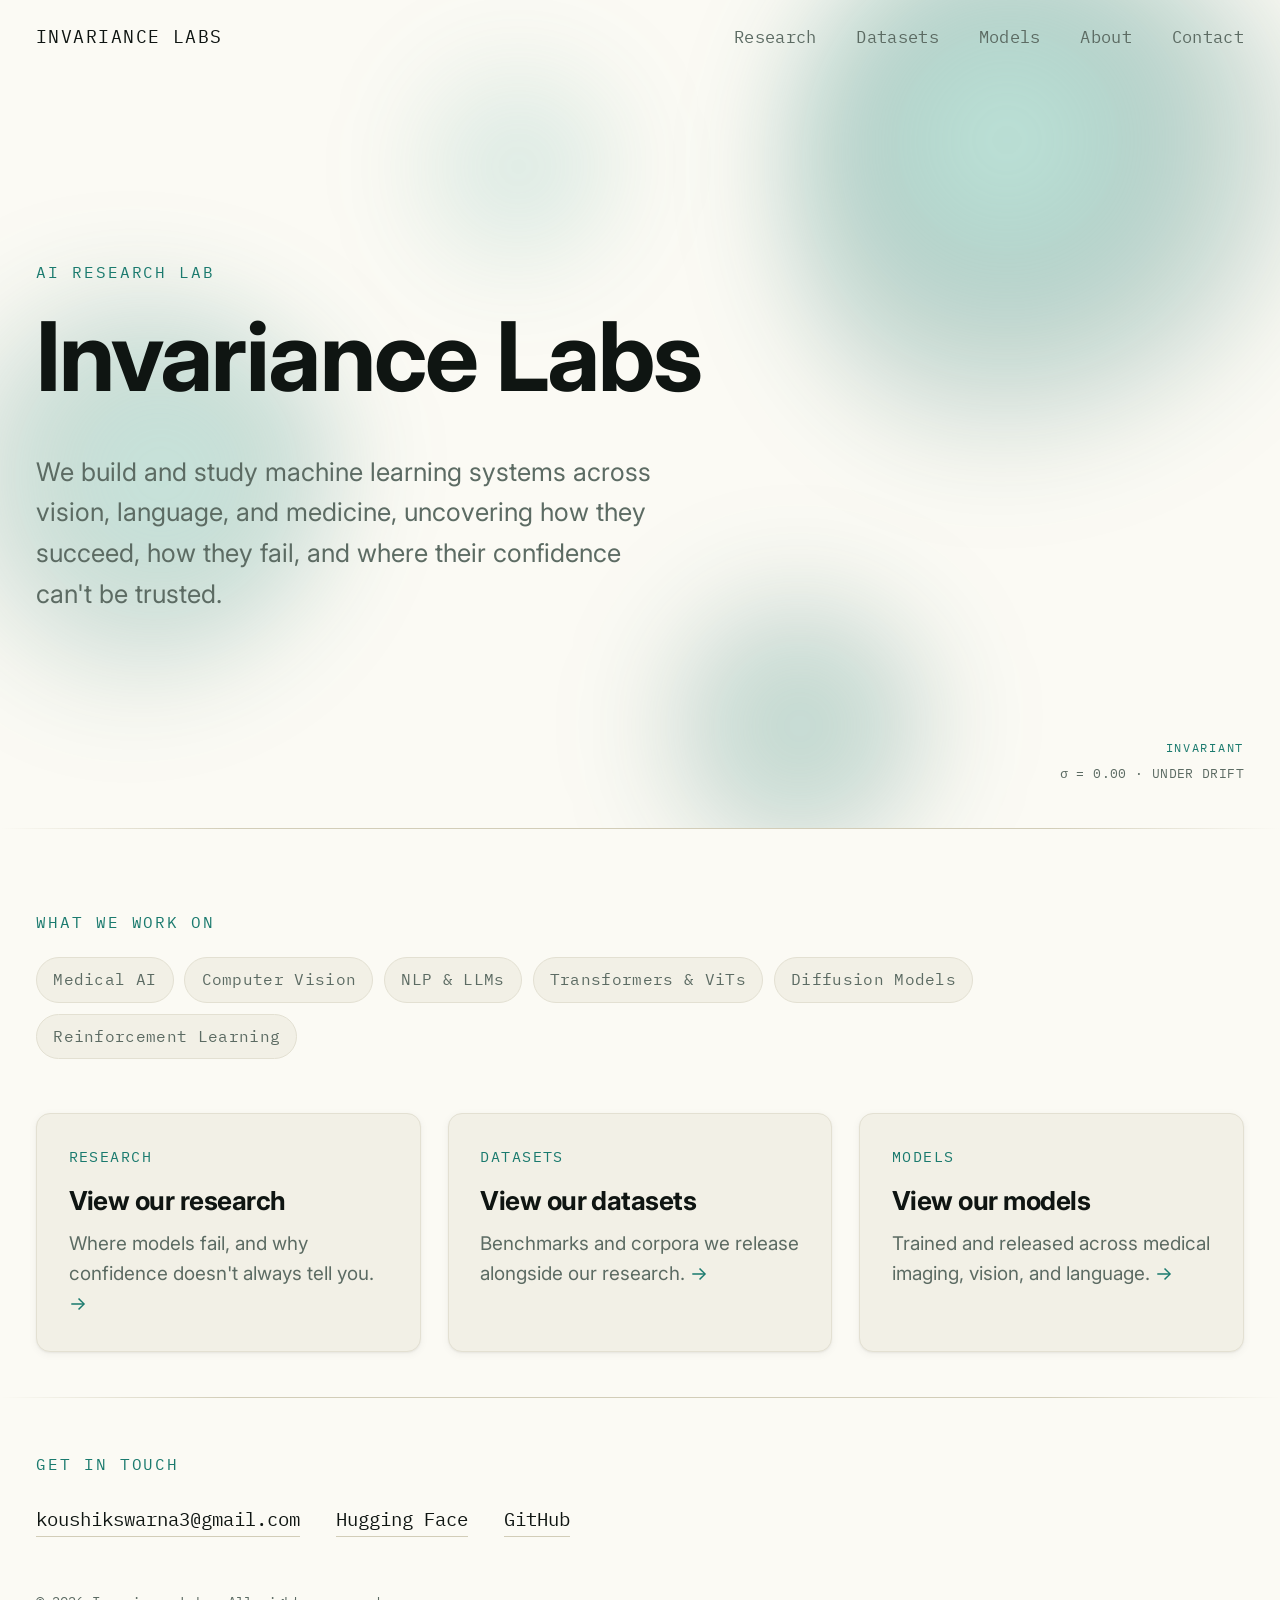
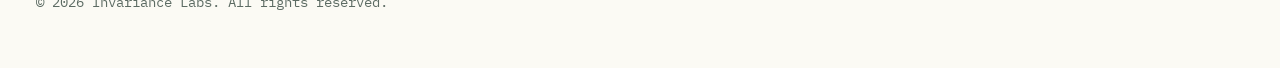
<file: index.html>
<!doctype html>
<html lang="en">
<head>
<meta charset="UTF-8">
<meta name="viewport" content="width=device-width, initial-scale=1.0">
<title>Invariance Labs</title>
<meta name="description" content="Invariance Labs is an AI research lab. We study robustness, calibration, and failure structure across vision, language, and medicine.">
<link rel="icon" href="assets/favicon.ico" sizes="any">
<link rel="icon" href="assets/favicon.png" type="image/png">
<link rel="apple-touch-icon" href="assets/favicon-180.png">
<link rel="preconnect" href="https://fonts.googleapis.com">
<link rel="preconnect" href="https://fonts.gstatic.com" crossorigin>
<link href="https://fonts.googleapis.com/css2?family=Inter:wght@400;500;600;700&family=IBM+Plex+Mono:wght@400;500&display=swap" rel="stylesheet">
<link rel="stylesheet" href="css/style.css">
</head>
<body>

<a class="skip-link" href="#main">Skip to content</a>

<header class="nav" id="nav">
  <div class="nav-inner">
    <a href="index.html" class="nav-brand">INVARIANCE&nbsp;LABS</a>
    <button class="nav-toggle" id="navToggle" aria-expanded="false" aria-controls="navLinks" aria-label="Toggle navigation">
      <span></span><span></span><span></span>
    </button>
    <nav class="nav-links" id="navLinks">
      <a href="research.html">Research</a>
      <a href="datasets.html">Datasets</a>
      <a href="model.html">Models</a>
      <a href="about.html">About</a>
      <a href="#contact">Contact</a>
    </nav>
  </div>
</header>

<main id="main">

  <section class="hero" id="top">
    <div class="hero-field" aria-hidden="true">
      <div class="blob blob-1"></div>
      <div class="blob blob-2"></div>
      <div class="blob blob-3"></div>
      <div class="blob blob-4"></div>
    </div>

    <div class="hero-inner">
      <div class="hero-text">
        <p class="eyebrow reveal">AI Research Lab</p>
        <h1 class="reveal">Invariance Labs</h1>
        <p class="hero-sub reveal">We build and study machine learning systems across vision, language, and medicine, uncovering how they succeed, how they fail, and where their confidence can't be trusted.</p>
      </div>
    </div>

    <div class="hero-readout" aria-hidden="true">
      <span class="readout-label">INVARIANT</span>
      <span class="readout-value">σ = 0.00 · UNDER DRIFT</span>
    </div>
  </section>

  <section class="teaser">
    <div class="section-inner">
      <p class="eyebrow reveal">What We Work On</p>
      <div class="tag-row reveal">
        <span class="tag">Medical AI</span>
        <span class="tag">Computer Vision</span>
        <span class="tag">NLP &amp; LLMs</span>
        <span class="tag">Transformers &amp; ViTs</span>
        <span class="tag">Diffusion Models</span>
        <span class="tag">Reinforcement Learning</span>
      </div>

      <div class="teaser-links">
        <a class="teaser-link reveal" href="research.html">
          <p class="teaser-kicker">Research</p>
          <h3>View our research</h3>
          <p>Where models fail, and why confidence doesn't always tell you. <span class="arrow">→</span></p>
        </a>
        <a class="teaser-link reveal" href="datasets.html">
          <p class="teaser-kicker">Datasets</p>
          <h3>View our datasets</h3>
          <p>Benchmarks and corpora we release alongside our research. <span class="arrow">→</span></p>
        </a>
        <a class="teaser-link reveal" href="model.html">
          <p class="teaser-kicker">Models</p>
          <h3>View our models</h3>
          <p>Trained and released across medical imaging, vision, and language. <span class="arrow">→</span></p>
        </a>
      </div>
    </div>
  </section>

</main>

<footer class="footer" id="contact">
  <div class="section-inner footer-inner">
    <p class="eyebrow reveal">Get in Touch</p>
    <div class="footer-links reveal">
      <a href="mailto:koushikswarna3@gmail.com">koushikswarna3@gmail.com</a>
      <a href="https://huggingface.co/Koushik45048545309" target="_blank" rel="noopener">Hugging Face</a>
      <a href=https://github.com/invariance-labs target="_blank" rel="noopener">GitHub</a>
    </div>
    <p class="copyright">© <span id="year"></span> Invariance Labs. All rights reserved.</p>
  </div>
</footer>

<script src="js/main.js"></script>
</body>
</html>
</file>
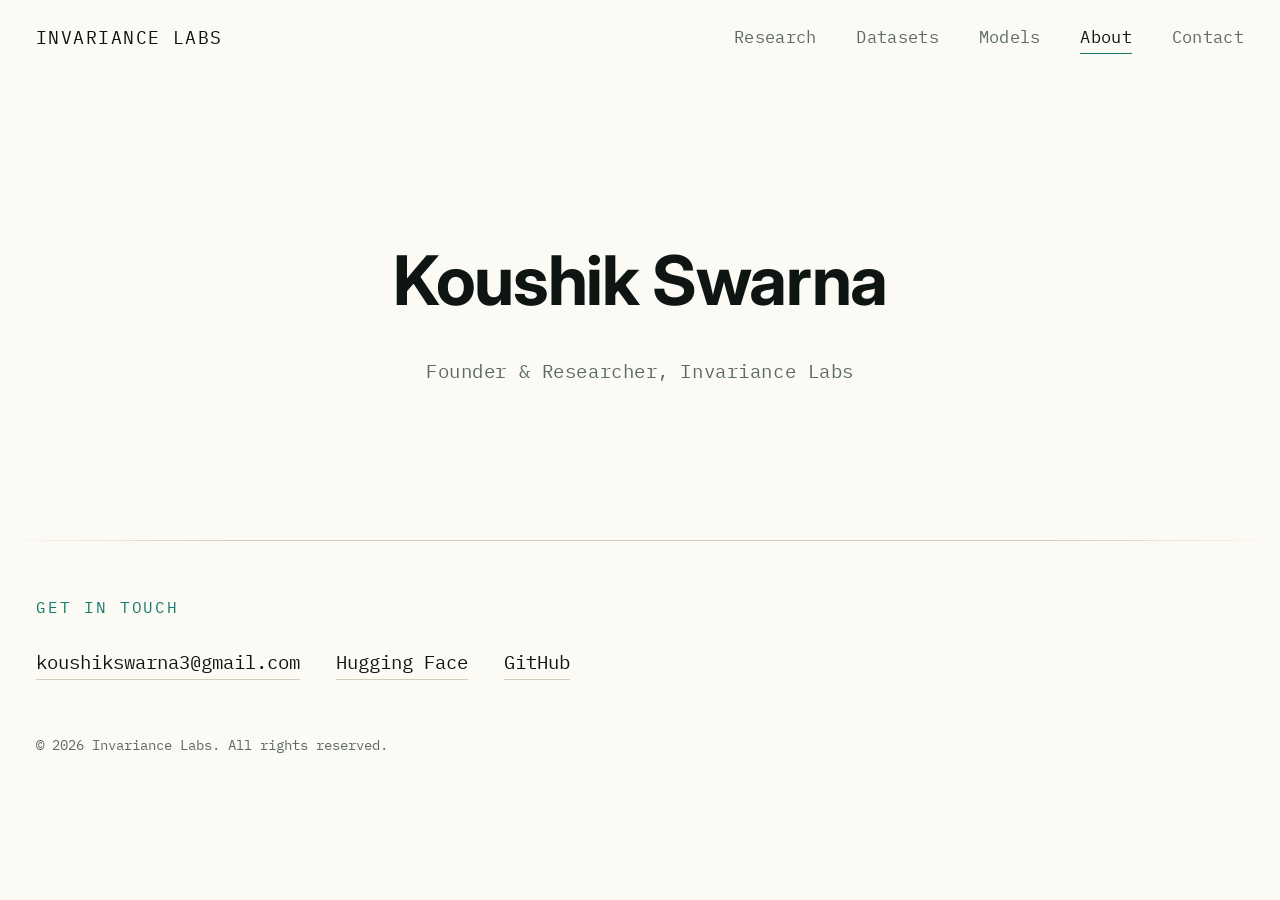
<file: about.html>
<!doctype html>
<html lang="en">
<head>
<meta charset="UTF-8">
<meta name="viewport" content="width=device-width, initial-scale=1.0">
<title>About | Invariance Labs</title>
<meta name="description" content="Invariance Labs — founder and researcher.">
<link rel="icon" href="assets/favicon.ico" sizes="any">
<link rel="icon" href="assets/favicon.png" type="image/png">
<link rel="apple-touch-icon" href="assets/favicon-180.png">
<link rel="preconnect" href="https://fonts.googleapis.com">
<link rel="preconnect" href="https://fonts.gstatic.com" crossorigin>
<link href="https://fonts.googleapis.com/css2?family=Inter:wght@400;500;600;700&family=IBM+Plex+Mono:wght@400;500&display=swap" rel="stylesheet">
<link rel="stylesheet" href="css/style.css">
</head>
<body>

<a class="skip-link" href="#main">Skip to content</a>

<header class="nav" id="nav">
  <div class="nav-inner">
    <a href="index.html" class="nav-brand">INVARIANCE&nbsp;LABS</a>
    <button class="nav-toggle" id="navToggle" aria-expanded="false" aria-controls="navLinks" aria-label="Toggle navigation">
      <span></span><span></span><span></span>
    </button>
    <nav class="nav-links" id="navLinks">
      <a href="research.html">Research</a>
      <a href="datasets.html">Datasets</a>
      <a href="model.html">Models</a>
      <a href="about.html" aria-current="page">About</a>
      <a href="#contact">Contact</a>
    </nav>
  </div>
</header>

<main id="main">
  <section class="about-page">
    <div class="about-card reveal">
      <h1 class="about-name">Koushik Swarna</h1>
      <p class="about-title">Founder &amp; Researcher, Invariance Labs</p>
    </div>
  </section>
</main>

<footer class="footer" id="contact">
  <div class="section-inner footer-inner">
    <p class="eyebrow reveal">Get in Touch</p>
    <div class="footer-links reveal">
      <a href="mailto:koushikswarna3@gmail.com">koushikswarna3@gmail.com</a>
      <a href="https://huggingface.co/Koushik45048545309" target="_blank" rel="noopener">Hugging Face</a>
      <a href="https://github.com/invariance-labs" target="_blank" rel="noopener">GitHub</a>
    </div>
    <p class="copyright">© <span id="year"></span> Invariance Labs. All rights reserved.</p>
  </div>
</footer>

<script src="js/main.js"></script>
</body>
</html>
</file>
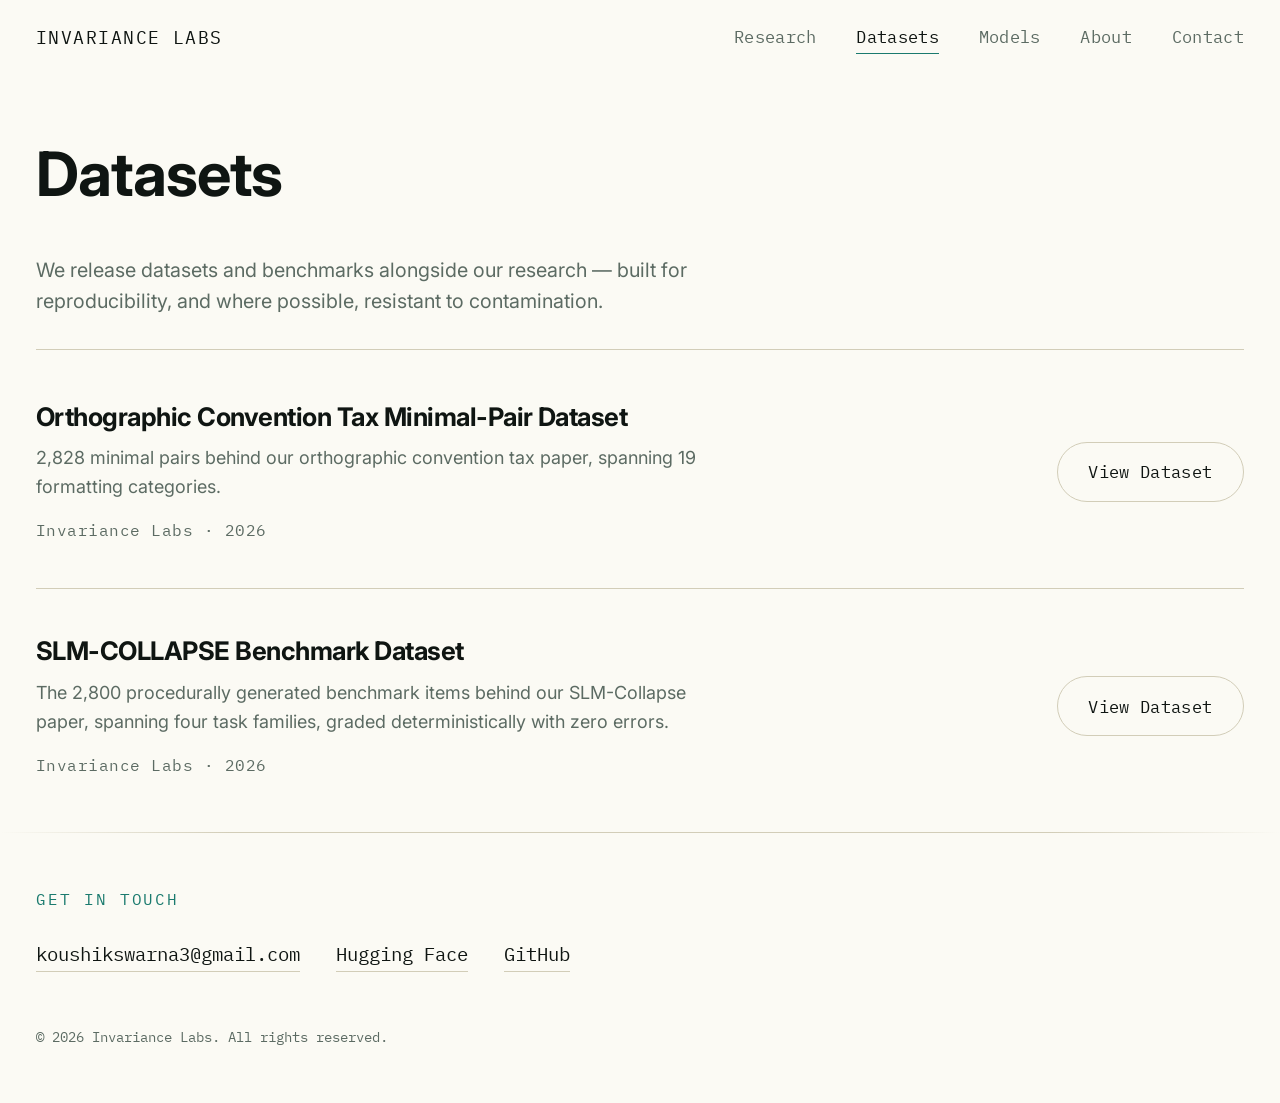
<file: datasets.html>
<!doctype html>
<html lang="en">
<head>
<meta charset="UTF-8">
<meta name="viewport" content="width=device-width, initial-scale=1.0">
<title>Datasets | Invariance Labs</title>
<meta name="description" content="Datasets and benchmarks released by Invariance Labs alongside our research.">
<link rel="icon" href="assets/favicon.ico" sizes="any">
<link rel="icon" href="assets/favicon.png" type="image/png">
<link rel="apple-touch-icon" href="assets/favicon-180.png">
<link rel="preconnect" href="https://fonts.googleapis.com">
<link rel="preconnect" href="https://fonts.gstatic.com" crossorigin>
<link href="https://fonts.googleapis.com/css2?family=Inter:wght@400;500;600;700&family=IBM+Plex+Mono:wght@400;500&display=swap" rel="stylesheet">
<link rel="stylesheet" href="css/style.css">
</head>
<body>

<a class="skip-link" href="#main">Skip to content</a>

<header class="nav" id="nav">
  <div class="nav-inner">
    <a href="index.html" class="nav-brand">INVARIANCE&nbsp;LABS</a>
    <button class="nav-toggle" id="navToggle" aria-expanded="false" aria-controls="navLinks" aria-label="Toggle navigation">
      <span></span><span></span><span></span>
    </button>
    <nav class="nav-links" id="navLinks">
      <a href="research.html">Research</a>
      <a href="datasets.html" aria-current="page">Datasets</a>
      <a href="model.html">Models</a>
      <a href="about.html">About</a>
      <a href="#contact">Contact</a>
    </nav>
  </div>
</header>

<main id="main">

  <section class="page-header">
    <div class="section-inner">
      <h1 class="reveal">Datasets</h1>
      <p class="page-lede reveal">We release datasets and benchmarks alongside our research — built for reproducibility, and where possible, resistant to contamination.</p>
      <hr class="page-header-divider reveal">
    </div>
  </section>

  <section class="section no-divider" style="padding-top: 0;">
    <div class="section-inner">
      <div class="report-list">

        <article class="report-row reveal">
          <div class="report-row-main">
            <h2 class="report-row-title">Orthographic Convention Tax Minimal-Pair Dataset</h2>
            <p class="report-row-summary">2,828 minimal pairs behind our orthographic convention tax paper, spanning 19 formatting categories.</p>
            <p class="report-row-meta">Invariance Labs · 2026</p>
          </div>
          <a class="report-row-link" href="https://github.com/invariance-labs/orthographic-convention-tax" target="_blank" rel="noopener">View Dataset</a>
        </article>

        <article class="report-row reveal">
          <div class="report-row-main">
            <h2 class="report-row-title">SLM-COLLAPSE Benchmark Dataset</h2>
            <p class="report-row-summary">The 2,800 procedurally generated benchmark items behind our SLM-Collapse paper, spanning four task families, graded deterministically with zero errors.</p>
            <p class="report-row-meta">Invariance Labs · 2026</p>
          </div>
          <a class="report-row-link" href="https://github.com/invariance-labs/slm-collapse" target="_blank" rel="noopener">View Dataset</a>
        </article>

      </div>
    </div>
  </section>

</main>

<footer class="footer" id="contact">
  <div class="section-inner footer-inner">
    <p class="eyebrow reveal">Get in Touch</p>
    <div class="footer-links reveal">
      <a href="mailto:koushikswarna3@gmail.com">koushikswarna3@gmail.com</a>
      <a href="https://huggingface.co/Koushik45048545309" target="_blank" rel="noopener">Hugging Face</a>
      <a href="https://github.com/invariance-labs" target="_blank" rel="noopener">GitHub</a>
    </div>
    <p class="copyright">© <span id="year"></span> Invariance Labs. All rights reserved.</p>
  </div>
</footer>

<script src="js/main.js"></script>
</body>
</html>
</file>
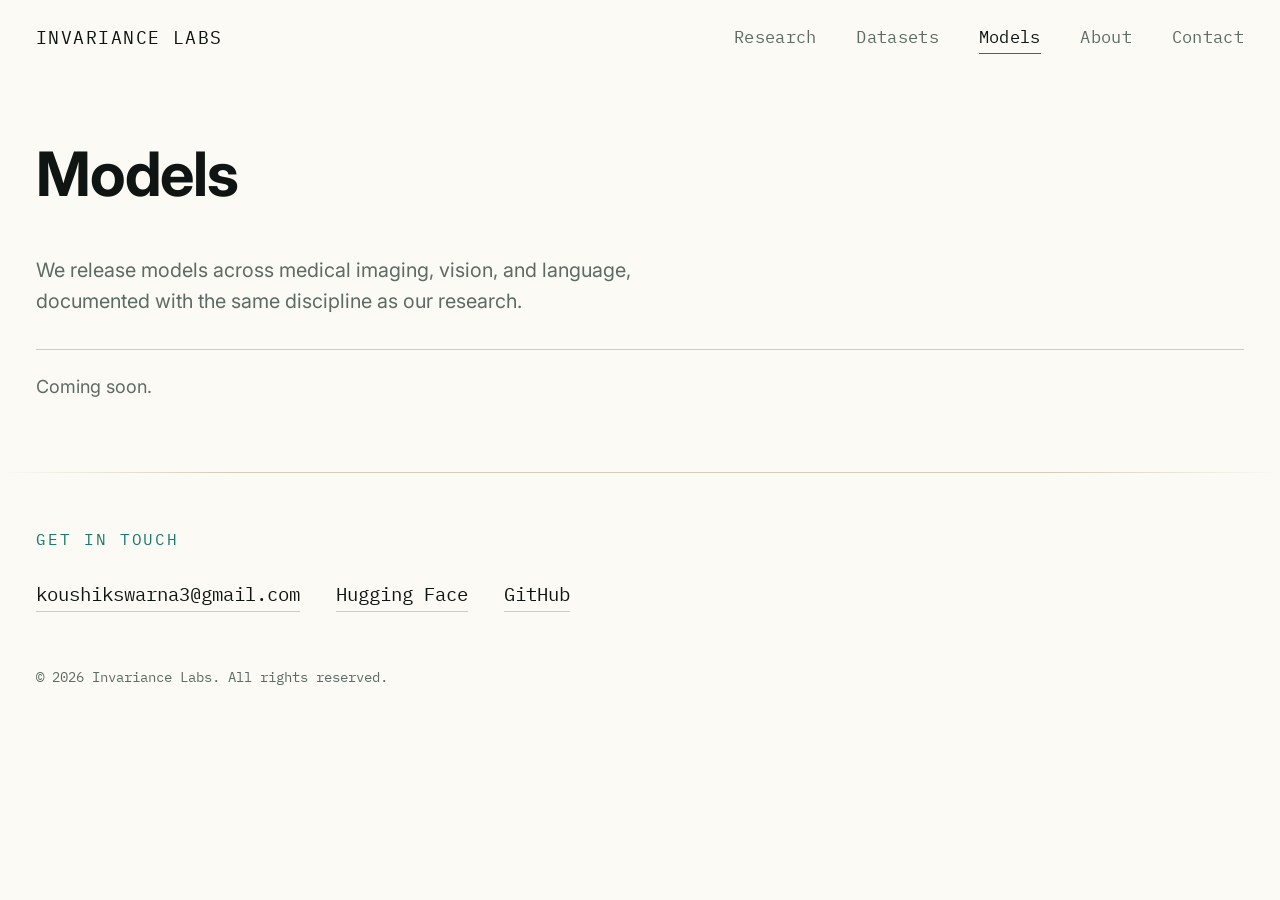
<file: model.html>
<!doctype html>
<html lang="en">
<head>
<meta charset="UTF-8">
<meta name="viewport" content="width=device-width, initial-scale=1.0">
<title>Models | Invariance Labs</title>
<meta name="description" content="Models released by Invariance Labs across medical imaging, vision, and language.">
<link rel="icon" href="assets/favicon.ico" sizes="any">
<link rel="icon" href="assets/favicon.png" type="image/png">
<link rel="apple-touch-icon" href="assets/favicon-180.png">
<link rel="preconnect" href="https://fonts.googleapis.com">
<link rel="preconnect" href="https://fonts.gstatic.com" crossorigin>
<link href="https://fonts.googleapis.com/css2?family=Inter:wght@400;500;600;700&family=IBM+Plex+Mono:wght@400;500&display=swap" rel="stylesheet">
<link rel="stylesheet" href="css/style.css">
</head>
<body>

<a class="skip-link" href="#main">Skip to content</a>

<header class="nav" id="nav">
  <div class="nav-inner">
    <a href="index.html" class="nav-brand">INVARIANCE&nbsp;LABS</a>
    <button class="nav-toggle" id="navToggle" aria-expanded="false" aria-controls="navLinks" aria-label="Toggle navigation">
      <span></span><span></span><span></span>
    </button>
    <nav class="nav-links" id="navLinks">
      <a href="research.html">Research</a>
      <a href="datasets.html">Datasets</a>
      <a href="model.html" aria-current="page">Models</a>
      <a href="about.html">About</a>
      <a href="#contact">Contact</a>
    </nav>
  </div>
</header>

<main id="main">

  <section class="page-header">
    <div class="section-inner">
      <h1 class="reveal">Models</h1>
      <p class="page-lede reveal">We release models across medical imaging, vision, and language, documented with the same discipline as our research.</p>
      <hr class="page-header-divider reveal">
    </div>
  </section>

  <section class="section no-divider" style="padding-top: 0;">
    <div class="section-inner">
      <p class="report-row-summary reveal">Coming soon.</p>
    </div>
  </section>

</main>

<footer class="footer" id="contact">
  <div class="section-inner footer-inner">
    <p class="eyebrow reveal">Get in Touch</p>
    <div class="footer-links reveal">
      <a href="mailto:koushikswarna3@gmail.com">koushikswarna3@gmail.com</a>
      <a href="https://huggingface.co/Koushik45048545309" target="_blank" rel="noopener">Hugging Face</a>
      <a href="https://github.com/invariance-labs" target="_blank" rel="noopener">GitHub</a>
    </div>
    <p class="copyright">© <span id="year"></span> Invariance Labs. All rights reserved.</p>
  </div>
</footer>

<script src="js/main.js"></script>
</body>
</html>
</file>
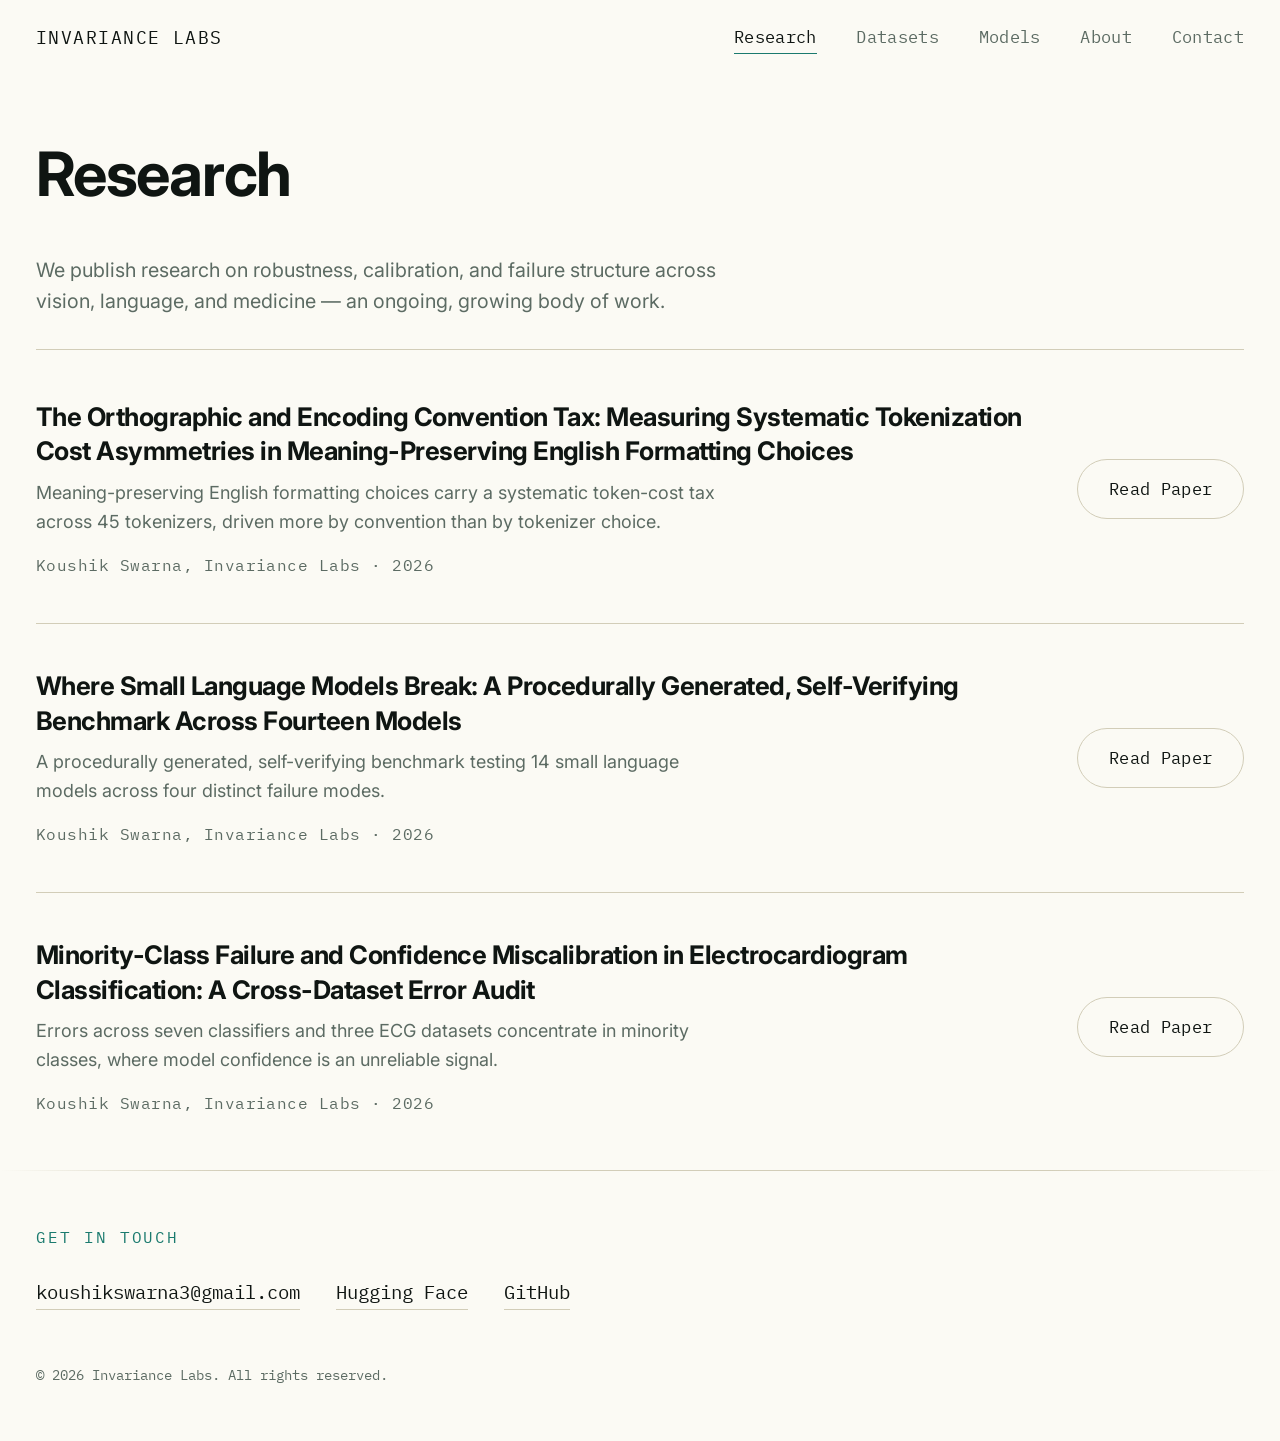
<file: research.html>
<!doctype html>
<html lang="en">
<head>
<meta charset="UTF-8">
<meta name="viewport" content="width=device-width, initial-scale=1.0">
<title>Research | Invariance Labs</title>
<meta name="description" content="Research from Invariance Labs on robustness, calibration, and failure structure across vision, language, and medicine.">
<link rel="icon" href="assets/favicon.ico" sizes="any">
<link rel="icon" href="assets/favicon.png" type="image/png">
<link rel="apple-touch-icon" href="assets/favicon-180.png">
<link rel="preconnect" href="https://fonts.googleapis.com">
<link rel="preconnect" href="https://fonts.gstatic.com" crossorigin>
<link href="https://fonts.googleapis.com/css2?family=Inter:wght@400;500;600;700&family=IBM+Plex+Mono:wght@400;500&display=swap" rel="stylesheet">
<link rel="stylesheet" href="css/style.css">
</head>
<body>

<a class="skip-link" href="#main">Skip to content</a>

<header class="nav" id="nav">
  <div class="nav-inner">
    <a href="index.html" class="nav-brand">INVARIANCE&nbsp;LABS</a>
    <button class="nav-toggle" id="navToggle" aria-expanded="false" aria-controls="navLinks" aria-label="Toggle navigation">
      <span></span><span></span><span></span>
    </button>
    <nav class="nav-links" id="navLinks">
      <a href="research.html" aria-current="page">Research</a>
      <a href="datasets.html">Datasets</a>
      <a href="model.html">Models</a>
      <a href="about.html">About</a>
      <a href="#contact">Contact</a>
    </nav>
  </div>
</header>

<main id="main">

  <section class="page-header">
    <div class="section-inner">
      <h1 class="reveal">Research</h1>
      <p class="page-lede reveal">We publish research on robustness, calibration, and failure structure across vision, language, and medicine — an ongoing, growing body of work.</p>
      <hr class="page-header-divider reveal">
    </div>
  </section>

  <section class="section no-divider" style="padding-top: 0;">
    <div class="section-inner">
      <div class="report-list">

        <article class="report-row reveal">
          <div class="report-row-main">
            <h2 class="report-row-title">The Orthographic and Encoding Convention Tax: Measuring Systematic Tokenization Cost Asymmetries in Meaning-Preserving English Formatting Choices</h2>
            <p class="report-row-summary">Meaning-preserving English formatting choices carry a systematic token-cost tax across 45 tokenizers, driven more by convention than by tokenizer choice.</p>
            <p class="report-row-meta">Koushik Swarna, Invariance Labs · 2026</p>
          </div>
          <a class="report-row-link" href="assets/paper2_compiled_final.pdf" target="_blank" rel="noopener">Read Paper</a>
        </article>

        <article class="report-row reveal">
          <div class="report-row-main">
            <h2 class="report-row-title">Where Small Language Models Break: A Procedurally Generated, Self-Verifying Benchmark Across Fourteen Models</h2>
            <p class="report-row-summary">A procedurally generated, self-verifying benchmark testing 14 small language models across four distinct failure modes.</p>
            <p class="report-row-meta">Koushik Swarna, Invariance Labs · 2026</p>
          </div>
          <a class="report-row-link" href="assets/slm-collapse.pdf" target="_blank" rel="noopener">Read Paper</a>
        </article>

        <article class="report-row reveal">
          <div class="report-row-main">
            <h2 class="report-row-title">Minority-Class Failure and Confidence Miscalibration in Electrocardiogram Classification: A Cross-Dataset Error Audit</h2>
            <p class="report-row-summary">Errors across seven classifiers and three ECG datasets concentrate in minority classes, where model confidence is an unreliable signal.</p>
            <p class="report-row-meta">Koushik Swarna, Invariance Labs · 2026</p>
          </div>
          <a class="report-row-link" href="assets/paper.pdf" target="_blank" rel="noopener">Read Paper</a>
        </article>

      </div>
    </div>
  </section>

</main>

<footer class="footer" id="contact">
  <div class="section-inner footer-inner">
    <p class="eyebrow reveal">Get in Touch</p>
    <div class="footer-links reveal">
      <a href="mailto:koushikswarna3@gmail.com">koushikswarna3@gmail.com</a>
      <a href="https://huggingface.co/Koushik45048545309" target="_blank" rel="noopener">Hugging Face</a>
      <a href="https://github.com/invariance-labs" target="_blank" rel="noopener">GitHub</a>
    </div>
    <p class="copyright">© <span id="year"></span> Invariance Labs. All rights reserved.</p>
  </div>
</footer>

<script src="js/main.js"></script>
</body>
</html>
</file>
<file: css/style.css>
/* ---------- Reset & base ---------- */
*, *::before, *::after { box-sizing: border-box; }
html { scroll-behavior: smooth; }
@media (prefers-reduced-motion: reduce) {
  html { scroll-behavior: auto; }
}

html {
  font-size: 112.5%; /* explicit 18px baseline (112.5% of the 16px UA default) — every rem size in this file scales off this, so bumping it here is the single biggest lever for "large and confident" type */
}

:root {
  --bg: #FBFAF4;
  --bg-raised: #F2F0E6;
  --text: #0F1512;
  --text-muted: #5C6B63;
  --accent: #1A7A6E;
  --accent-deep: #125A52;
  --hairline: #E3E0D2;
  --hairline-strong: #D2CDB8;
  --shadow-soft: 0 1px 2px rgba(15,21,18,0.05), 0 2px 8px rgba(15,21,18,0.05);
  --shadow-medium: 0 4px 12px rgba(15,21,18,0.07), 0 12px 32px rgba(15,21,18,0.09);
  --shadow-accent: 0 8px 24px rgba(26,122,110,0.14);
  --font-display: 'Inter', -apple-system, BlinkMacSystemFont, sans-serif;
  --font-mono: 'IBM Plex Mono', 'JetBrains Mono', monospace;
  --max-width: 1280px;
}

html, body {
  margin: 0;
  padding: 0;
  background: var(--bg);
  color: var(--text);
}

body {
  font-family: var(--font-display);
  font-weight: 400;
  line-height: 1.6;
  -webkit-font-smoothing: antialiased;
  overflow-x: hidden;
}

h1, h2, h3 {
  font-family: var(--font-display);
  font-weight: 700;
  letter-spacing: -0.02em;
  margin: 0 0 0.5em;
  color: var(--text);
}

p { margin: 0 0 1em; color: var(--text-muted); }

a {
  color: inherit;
  text-decoration: none;
}

img, canvas { max-width: 100%; display: block; }

.skip-link {
  position: absolute;
  left: -9999px;
  top: 0;
  background: var(--accent);
  color: #fff;
  padding: 0.75em 1em;
  z-index: 1000;
  font-family: var(--font-mono);
  font-size: 0.85rem;
}
.skip-link:focus {
  left: 1rem;
  top: 1rem;
}

:focus-visible {
  outline: 2px solid var(--accent);
  outline-offset: 3px;
}

/* ---------- Layout helpers ---------- */
.section-inner {
  max-width: var(--max-width);
  margin: 0 auto;
  padding: 0 2rem;
}

.section {
  position: relative;
  padding: 7rem 0;
}
.section.no-divider {
  padding-bottom: 3rem;
}
.section.no-divider::before {
  content: none;
}
.section::before {
  content: "";
  position: absolute;
  top: 0;
  left: 0;
  right: 0;
  height: 1px;
  background: linear-gradient(90deg, transparent 0%, var(--hairline-strong) 18%, var(--hairline-strong) 82%, transparent 100%);
}

.eyebrow {
  font-family: var(--font-mono);
  font-size: 0.9rem;
  letter-spacing: 0.12em;
  text-transform: uppercase;
  color: var(--accent);
  margin-bottom: 1.25rem;
}

/* ---------- Nav ---------- */
.nav {
  position: fixed;
  top: 0;
  left: 0;
  right: 0;
  z-index: 100;
  background: transparent;
  border-bottom: 1px solid transparent;
  transition: background 0.3s ease, border-color 0.3s ease, box-shadow 0.3s ease;
}
.nav.scrolled {
  background: rgba(251, 250, 244, 0.88);
  backdrop-filter: blur(10px);
  border-bottom-color: var(--hairline);
  box-shadow: var(--shadow-soft);
}
.nav-inner {
  max-width: var(--max-width);
  margin: 0 auto;
  padding: 1.25rem 2rem;
  display: flex;
  align-items: center;
  justify-content: space-between;
}
.nav-brand {
  font-family: var(--font-mono);
  font-size: 1rem;
  letter-spacing: 0.08em;
  color: var(--text);
}
.nav-links {
  display: flex;
  gap: 2.2rem;
}
.nav-links a {
  font-family: var(--font-mono);
  font-size: 0.95rem;
  color: var(--text-muted);
  letter-spacing: 0.02em;
  transition: color 0.2s ease;
}
.nav-links a:hover,
.nav-links a:focus-visible,
.nav-links a[aria-current="page"] {
  color: var(--text);
}
.nav-links a[aria-current="page"] {
  border-bottom: 1px solid var(--accent);
  padding-bottom: 3px;
}
.nav-toggle {
  display: none;
  flex-direction: column;
  gap: 5px;
  background: none;
  border: none;
  cursor: pointer;
  padding: 0.5rem;
}
.nav-toggle span {
  width: 22px;
  height: 1px;
  background: var(--text);
  display: block;
}

@media (max-width: 720px) {
  .nav-toggle { display: flex; }
  .nav-links {
    position: absolute;
    top: 100%;
    left: 0;
    right: 0;
    flex-direction: column;
    background: var(--bg);
    border-bottom: 1px solid var(--hairline);
    padding: 1rem 2rem 1.5rem;
    gap: 1.1rem;
    display: none;
  }
  .nav-links.open { display: flex; }
}

/* ---------- Hero ---------- */
.hero {
  min-height: 92vh;
  min-height: 92svh; /* svh fallback: browsers without support keep the vh value above */
  display: flex;
  align-items: center;
  padding: 8rem 2rem 4rem;
  position: relative;
  overflow: hidden;
  background: var(--bg);
}

/* Ambient blurred gradient blooms — pure CSS, no image assets.
   Drift slowly behind the headline; opacity kept low so text stays
   the clear focal point. */
.hero-field {
  position: absolute;
  inset: 0;
  z-index: 0;
  overflow: hidden;
  pointer-events: none;
}
.blob {
  position: absolute;
  border-radius: 42% 58% 65% 35% / 45% 40% 60% 55%;
  filter: blur(52px);
  will-change: transform;
}
.blob-1 {
  width: 42vw;
  height: 42vw;
  top: -9%;
  right: -3%;
  background: radial-gradient(circle at 42% 40%,
    rgba(120,214,196,0.42) 0%,
    rgba(26,122,110,0.34) 30%,
    rgba(18,90,82,0.16) 56%,
    rgba(18,90,82,0) 76%);
  animation: driftA 26s ease-in-out infinite alternate;
}
.blob-2 {
  width: 32vw;
  height: 32vw;
  top: 35%;
  left: -5%;
  background: radial-gradient(circle at 55% 45%,
    rgba(120,214,196,0.34) 0%,
    rgba(26,122,110,0.26) 32%,
    rgba(18,90,82,0.12) 58%,
    rgba(18,90,82,0) 76%);
  animation: driftB 32s ease-in-out infinite alternate;
}
.blob-3 {
  width: 25vw;
  height: 25vw;
  bottom: -7%;
  right: 25%;
  background: radial-gradient(circle at 50% 50%,
    rgba(90,190,172,0.36) 0%,
    rgba(18,90,82,0.24) 34%,
    rgba(18,90,82,0.08) 58%,
    rgba(18,90,82,0) 76%);
  animation: driftC 38s ease-in-out infinite alternate;
}
.blob-4 {
  width: 17vw;
  height: 17vw;
  top: 7%;
  left: 32%;
  background: radial-gradient(circle at 50% 50%,
    rgba(120,214,196,0.24) 0%,
    rgba(26,122,110,0.14) 42%,
    rgba(26,122,110,0) 76%);
  animation: driftD 44s ease-in-out infinite alternate;
}

@keyframes driftA {
  0%   { transform: translate(0, 0) scale(1) rotate(0deg); }
  100% { transform: translate(-8%, 10%) scale(1.18) rotate(9deg); }
}
@keyframes driftB {
  0%   { transform: translate(0, 0) scale(1) rotate(0deg); }
  100% { transform: translate(10%, -8%) scale(0.9) rotate(-7deg); }
}
@keyframes driftC {
  0%   { transform: translate(0, 0) scale(1) rotate(0deg); }
  100% { transform: translate(-7%, -10%) scale(1.12) rotate(6deg); }
}
@keyframes driftD {
  0%   { transform: translate(0, 0) scale(1) rotate(0deg); }
  100% { transform: translate(6%, 8%) scale(1.2) rotate(-8deg); }
}
@media (prefers-reduced-motion: reduce) {
  .blob { animation: none; }
}

.hero-inner {
  position: relative;
  z-index: 2;
  max-width: var(--max-width);
  margin: 0 auto;
  width: 100%;
}

.hero-text { max-width: 760px; }

.hero-text h1 {
  font-size: clamp(3.2rem, 7.5vw, 6rem);
  line-height: 1.0;
}
.hero-sub {
  font-size: clamp(1.25rem, 2vw, 1.5rem);
  max-width: 640px;
  color: var(--text-muted);
}

.hero-readout {
  position: absolute;
  z-index: 2;
  right: 2rem;
  bottom: 2.5rem;
  display: flex;
  flex-direction: column;
  align-items: flex-end;
  gap: 0.3rem;
  font-family: var(--font-mono);
  text-align: right;
}
.hero-readout .readout-label {
  font-size: 0.68rem;
  letter-spacing: 0.14em;
  color: var(--accent);
}
.hero-readout .readout-value {
  font-size: 0.7rem;
  letter-spacing: 0.03em;
  color: var(--text-muted);
}
@media (max-width: 640px) {
  .hero-readout { display: none; }
}

.scroll-cue {
  position: absolute;
  z-index: 2;
  bottom: 2.5rem;
  left: 50%;
  transform: translateX(-50%);
  display: flex;
  flex-direction: column;
  align-items: center;
  gap: 0.6rem;
}
.scroll-cue span {
  font-family: var(--font-mono);
  font-size: 0.7rem;
  letter-spacing: 0.15em;
  color: var(--text-muted);
}
.scroll-line {
  width: 1px;
  height: 32px;
  background: linear-gradient(var(--accent), transparent);
  animation: scrollPulse 2s ease-in-out infinite;
}
@keyframes scrollPulse {
  0%, 100% { opacity: 0.25; }
  50% { opacity: 1; }
}
@media (prefers-reduced-motion: reduce) {
  .scroll-line { animation: none; opacity: 0.5; }
}

/* ---------- Reveal on scroll ---------- */
.reveal {
  opacity: 0;
  transform: translateY(16px);
  transition: opacity 0.6s ease, transform 0.6s ease;
}
.reveal.in-view {
  opacity: 1;
  transform: translateY(0);
}
@media (prefers-reduced-motion: reduce) {
  .reveal { opacity: 1; transform: none; transition: none; }
}

/* ---------- Home teaser (below hero) ---------- */
.teaser {
  position: relative;
  padding: 4.5rem 0 2.5rem;
}
.teaser::before {
  content: "";
  position: absolute;
  top: 0;
  left: 0;
  right: 0;
  height: 1px;
  background: linear-gradient(90deg, transparent 0%, var(--hairline-strong) 18%, var(--hairline-strong) 82%, transparent 100%);
}
.tag-row {
  display: flex;
  flex-wrap: wrap;
  gap: 0.6rem;
  margin: 0 0 3rem;
}
.tag {
  font-family: var(--font-mono);
  font-size: 0.88rem;
  letter-spacing: 0.02em;
  color: var(--text-muted);
  background: var(--bg-raised);
  border: 1px solid var(--hairline);
  padding: 0.5rem 0.9rem;
  border-radius: 999px;
}

.teaser-links {
  display: grid;
  grid-template-columns: repeat(3, 1fr);
  gap: 1.5rem;
}
@media (max-width: 900px) {
  .teaser-links { grid-template-columns: 1fr 1fr; }
}
@media (max-width: 700px) {
  .teaser-links { grid-template-columns: 1fr; }
}
.teaser-link {
  display: block;
  padding: 1.75rem;
  background: var(--bg-raised);
  border: 1px solid var(--hairline);
  border-radius: 14px;
  box-shadow: var(--shadow-soft);
  transition: border-color 0.3s ease, box-shadow 0.3s ease, transform 0.3s ease;
}
.teaser-link:hover {
  border-color: rgba(26,122,110,0.35);
  box-shadow: var(--shadow-medium), var(--shadow-accent);
  transform: translateY(-2px);
}
.teaser-link .teaser-kicker {
  font-family: var(--font-mono);
  font-size: 0.82rem;
  letter-spacing: 0.1em;
  color: var(--accent);
  text-transform: uppercase;
  margin-bottom: 0.6rem;
}
.teaser-link h3 { margin-bottom: 0.4rem; font-size: 1.45rem; }
.teaser-link p { margin-bottom: 0; font-size: 1.05rem; }
.teaser-link .arrow { color: var(--accent); }

/* ---------- Page header (content pages) ---------- */
.page-header { padding: 7rem 0 1.25rem; }
.page-header h1 { font-size: clamp(2.4rem, 5vw, 3.4rem); }
.page-header .page-lede {
  max-width: 680px;
  font-size: clamp(1.1rem, 1.4vw, 1.2rem);
  margin-bottom: 1.75rem;
}
.page-header-divider {
  border: none;
  height: 1px;
  margin: 0;
  background: var(--hairline-strong);
}

/* ---------- About page (standalone) ---------- */
.about-page {
  min-height: 60vh;
  min-height: 60svh; /* svh fallback: browsers without support keep the vh value above */
  display: flex;
  align-items: center;
  justify-content: center;
  text-align: center;
  padding: 10rem 2rem 6rem;
}

/* ---------- Research topics row ---------- */
.topics-line {
  font-family: var(--font-mono);
  font-size: 0.95rem;
  color: var(--text-muted);
  max-width: 900px;
  letter-spacing: 0.01em;
}
.topics-line .sep {
  color: var(--hairline-strong);
  margin: 0 0.5em;
}
.topics-line strong {
  color: var(--text);
  font-weight: 500;
}

/* ---------- Report list (Research / Models / Datasets) ---------- */
.report-row {
  display: flex;
  align-items: center;
  justify-content: space-between;
  gap: 2rem;
  padding: 2.5rem 0;
  border-bottom: 1px solid var(--hairline-strong);
}
.report-row:last-child { border-bottom: none; padding-bottom: 0; }
.report-row:first-child { padding-top: 1.5rem; }
.report-row-main { flex: 1; min-width: 0; }
.report-row-title {
  font-size: clamp(1.25rem, 2vw, 1.5rem);
  font-weight: 700;
  margin-bottom: 0.55rem;
  line-height: 1.35;
}
.report-row-summary {
  font-size: 1rem;
  max-width: 680px;
  margin-bottom: 0.9rem;
  display: -webkit-box;
  -webkit-line-clamp: 2;
  -webkit-box-orient: vertical;
  overflow: hidden;
}
.report-row-meta {
  font-family: var(--font-mono);
  font-size: 0.88rem;
  color: var(--text-muted);
  letter-spacing: 0.03em;
  margin-bottom: 0;
}
.report-row-link {
  flex-shrink: 0;
  display: inline-block;
  font-family: var(--font-mono);
  font-size: 0.95rem;
  letter-spacing: 0.02em;
  color: var(--text);
  background: transparent;
  border: 1.5px solid var(--hairline-strong);
  padding: 0.85rem 1.7rem;
  border-radius: 999px;
  white-space: nowrap;
  transition: border-color 0.2s ease, color 0.2s ease, background 0.2s ease;
}
.report-row-link:hover, .report-row-link:focus-visible {
  color: var(--accent-deep);
  border-color: var(--accent);
  background: rgba(26,122,110,0.06);
}
@media (max-width: 640px) {
  .report-row { flex-direction: column; align-items: flex-start; gap: 1rem; padding: 2rem 0; }
  .report-row-link { align-self: flex-start; }
}

/* ---------- Buttons ---------- */
.btn {
  display: inline-block;
  font-family: var(--font-mono);
  font-size: 0.98rem;
  letter-spacing: 0.02em;
  color: #fff;
  background: var(--accent);
  padding: 0.9rem 1.6rem;
  border: 1px solid var(--accent);
  border-radius: 8px;
  transition: background 0.2s ease, box-shadow 0.2s ease, transform 0.2s ease;
}
.btn:hover, .btn:focus-visible {
  background: var(--accent-deep);
  border-color: var(--accent-deep);
  box-shadow: var(--shadow-accent);
  transform: translateY(-1px);
}
.btn-outline {
  color: var(--accent);
  background: transparent;
  border-color: var(--accent);
}
.btn-outline:hover, .btn-outline:focus-visible {
  background: rgba(26,122,110,0.08);
  box-shadow: none;
  transform: translateY(-1px);
}

/* ---------- About ---------- */
.section-about { text-align: center; }
.about-card { padding: 1rem 0; }
.about-name {
  font-size: clamp(2.6rem, 6.5vw, 3.8rem);
  margin-bottom: 0.3em;
}
.about-title {
  font-family: var(--font-mono);
  font-size: 1.05rem;
  color: var(--text-muted);
  letter-spacing: 0.03em;
  margin: 0;
}

/* ---------- Footer ---------- */
.footer {
  position: relative;
  padding: 3rem 0 3rem;
}
.footer::before {
  content: "";
  position: absolute;
  top: 0;
  left: 0;
  right: 0;
  height: 1px;
  background: linear-gradient(90deg, transparent 0%, var(--hairline-strong) 18%, var(--hairline-strong) 82%, transparent 100%);
}
.footer-links {
  display: flex;
  gap: 2rem;
  flex-wrap: wrap;
  margin: 1.5rem 0 3rem;
}
.footer-links a {
  font-family: var(--font-mono);
  font-size: 1.05rem;
  color: var(--text);
  border-bottom: 1px solid var(--hairline-strong);
  padding-bottom: 2px;
  transition: color 0.2s ease, border-color 0.2s ease;
}
.footer-links a:hover, .footer-links a:focus-visible {
  color: var(--accent);
  border-color: var(--accent);
}
.copyright {
  font-family: var(--font-mono);
  font-size: 0.78rem;
  color: var(--text-muted);
  margin: 0;
}
</file>
